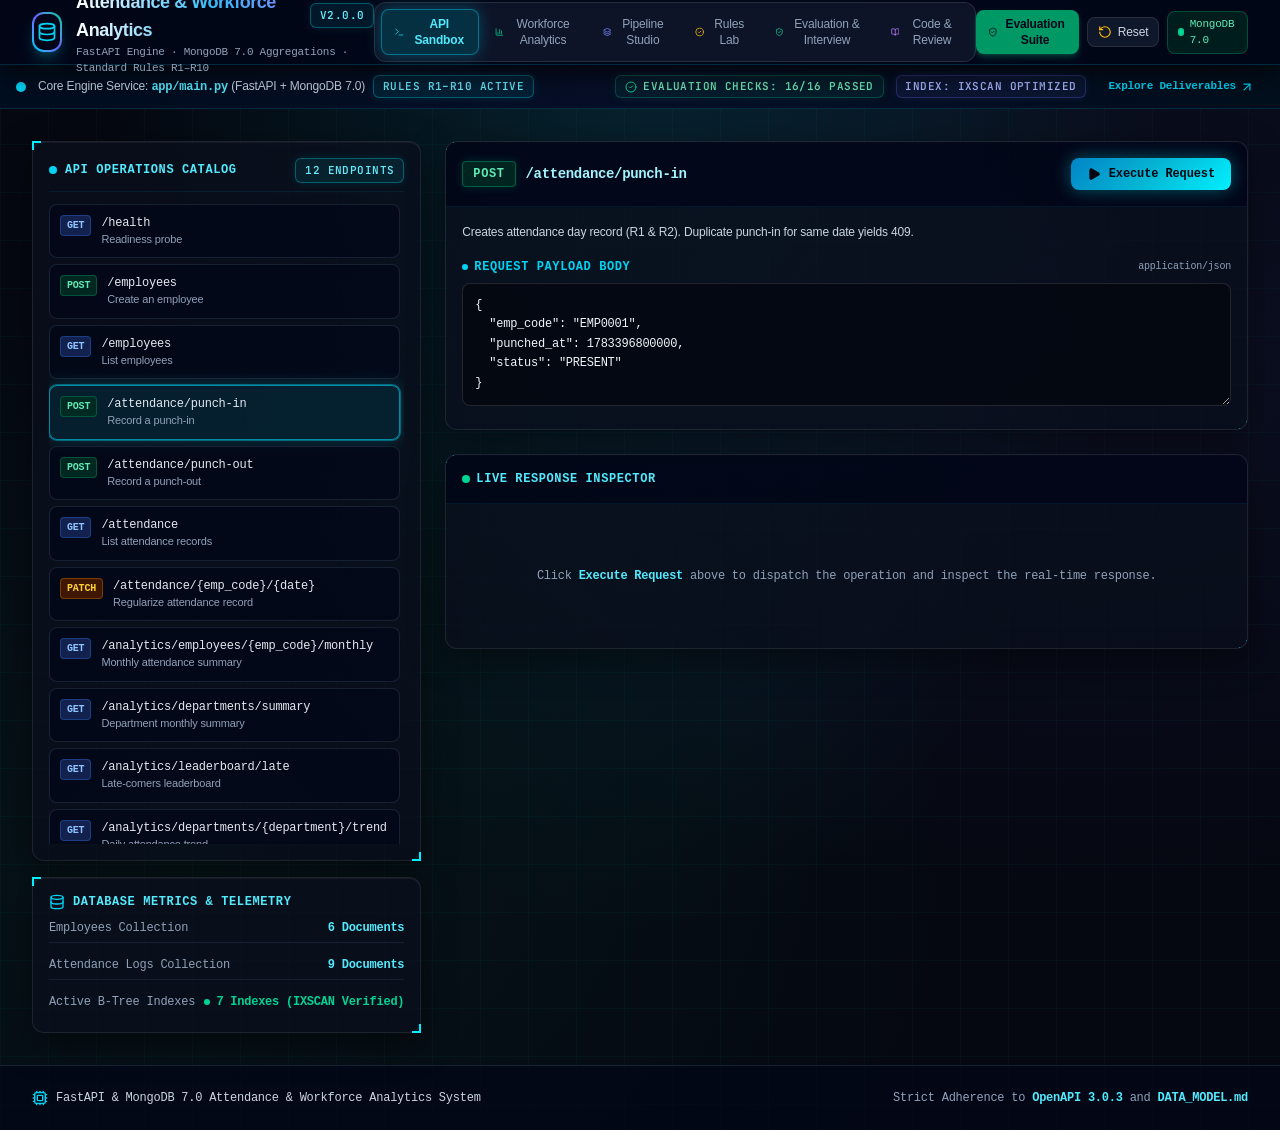
<file: docs/index.html>
<!doctype html>
<html lang="en">
  <head>
    <meta charset="UTF-8" />
    <meta name="viewport" content="width=device-width, initial-scale=1.0" />
    <title>Employee Attendance & Analytics API Studio</title>
    <meta name="description" content="Enterprise-grade Attendance & Workforce Analytics API and Pipeline Explorer with FastAPI, MongoDB aggregation pipelines, and interactive testbench." />
    <meta property="og:title" content="Employee Attendance & Analytics API Studio" />
    <meta property="og:description" content="Enterprise-grade Attendance & Workforce Analytics API and Pipeline Explorer with FastAPI, MongoDB aggregation pipelines, and interactive testbench." />
    <meta property="og:type" content="website" />
    <meta name="twitter:card" content="summary_large_image" />
    <link rel="preconnect" href="https://fonts.googleapis.com">
    <link rel="preconnect" href="https://fonts.gstatic.com" crossorigin>
    <link href="https://fonts.googleapis.com/css2?family=JetBrains+Mono:wght@400;500;600;700&family=Plus+Jakarta+Sans:wght@400;500;600;700;800&display=swap" rel="stylesheet">
    <script>
      // Fallback: If hosted on GitHub Pages root instead of /docs, auto-redirect to compiled app
      if (window.location.hostname.endsWith('github.io') && !window.location.pathname.includes('/docs')) {
        var base = window.location.pathname.replace(/\/+$/, '');
        window.location.replace(base + '/docs/' + window.location.search + window.location.hash);
      }
    </script>
    <script type="module" crossorigin src="./assets/index-D3TK3w-l.js"></script>
    <link rel="stylesheet" crossorigin href="./assets/index-DBq6a9Db.css">
  </head>
  <body class="bg-slate-950 text-slate-100 antialiased font-sans selection:bg-indigo-500 selection:text-white">
    <div id="root"></div>
  </body>
</html>
</file>
